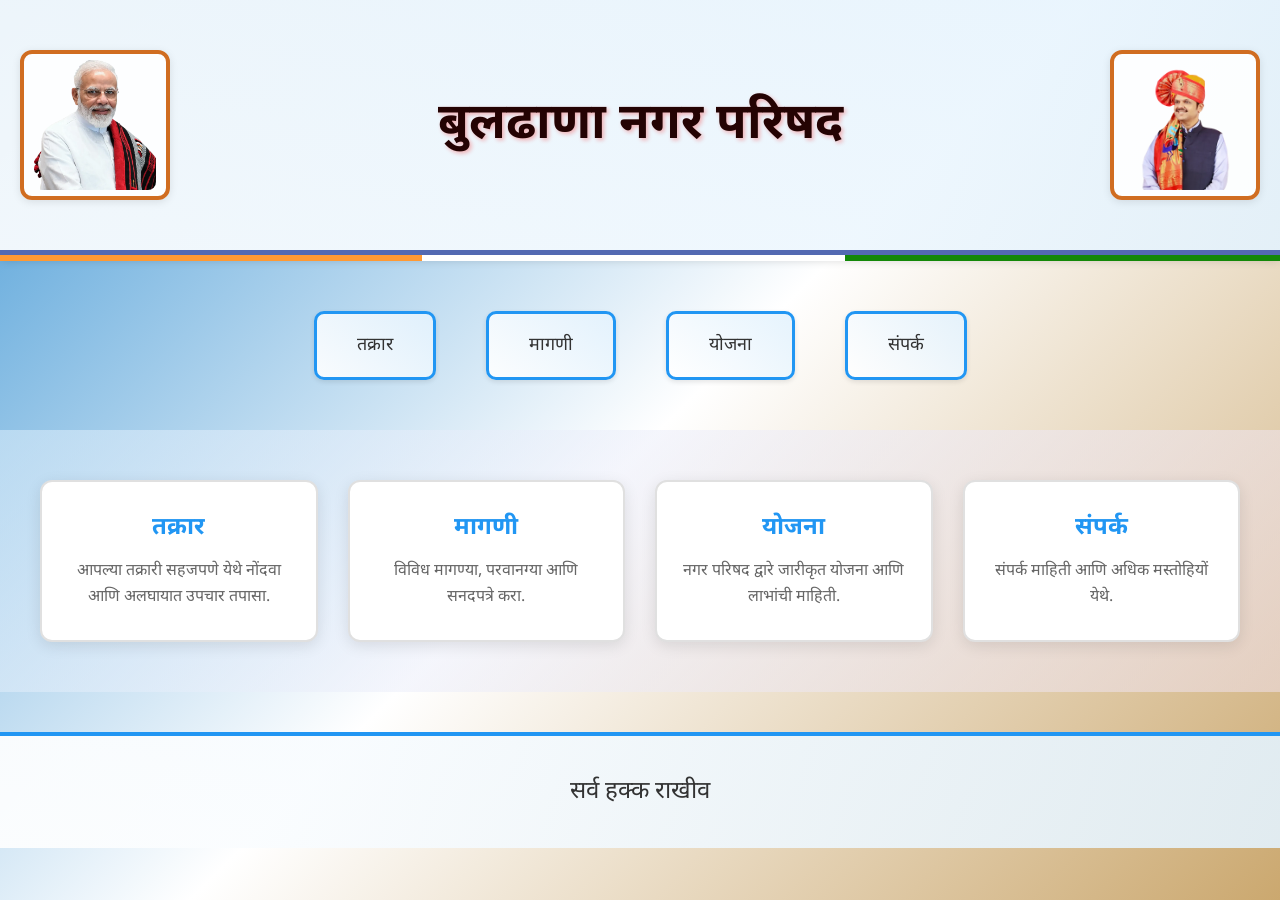
<file: index.html>
<!DOCTYPE html>
<html lang="hi">
<head>
    <meta charset="UTF-8">
    <meta name="viewport" content="width=device-width, initial-scale=1.0">
    <title>बुलढाणा नगर परिषद</title>
    <link rel="stylesheet" href="style.css">
    <link rel="manifest" href="manifest.json">
    <meta name="theme-color" content="#2196f3">
    <!-- Marathi/Hindi Font -->
    <link href="https://fonts.googleapis.com/css2?family=Noto+Sans+Devanagari:wght@400;600;700&display=swap" rel="stylesheet">
    
    <style>
        body {
            font-family: 'Noto Sans Devanagari', Arial, sans-serif;
            text-align: center;
            margin: 0;
            padding: 0;
            background:  linear-gradient(135deg,#4599d5,#ffffff,#cba86f);
            background-size: cover;
            color: #333;
            animation: fadeIn 1.5s ease-in-out;
            min-height: 100vh;
            display: flex;
            flex-direction: column;
        }
        body{
    background: linear-gradient(135deg,#4599d5,#ffffff,#cba86f);
}

        @keyframes fadeIn {
            from { opacity: 0; }
            to { opacity: 1; }
        }

        header {
            display: flex;
            justify-content: space-between;
            align-items: center;
            padding: 50px 20px;
            border-bottom: 5px solid #5369b2; /* Blue border */
            background: linear-gradient(90deg, rgba(255, 255, 255, 0.9), rgba(227, 242, 253, 0.9)); /* Semi-transparent white to light blue for overlay */
            box-shadow: 0 4px 10px rgba(0,0,0,0.2);
            animation: slideDown 1s ease-out;
        }
        .flag-strip{
height:6px;
background:linear-gradient(to right,
#ff9933 33%,
white 33%,
white 66%,
#138808 66%);
}


        @keyframes slideDown {
            from { transform: translateY(-100px); opacity: 0; }
            to { transform: translateY(0); opacity: 1; }
        }

        .header-left, .header-right {
            border: 4px solid #2196f3; /* Blue border */
            padding: 15px;
            border-radius: 12px;
            background: rgba(255, 255, 255, 0.9); /* Semi-transparent white background */
            box-shadow: 0 2px 8px rgba(0,0,0,0.1);
            transition: transform 0.3s, box-shadow 0.3s;
            width: 250px;
            flex-shrink: 0;
        }

        .header-left:hover, .header-right:hover {
            transform: scale(1.05);
            box-shadow: 0 4px 15px rgba(33,150,243,0.3);
        }

       .header-left, .header-right {
    border: 4px solid #d06d21;
    padding: 10px;
    border-radius: 12px;
    background: rgba(255, 255, 255, 0.9);
    width: 150px;      /* same box size */
    height: 150px;
    display: flex;
    justify-content: center;
    align-items: center;
}

.header-left img, 
.header-right img {
    width: 130px;      /* same image size */
    height: 130px;
    object-fit: cover; /* image stretch होणार नाही */
    border-radius: 8px;
}
        .header-center {
            font-size: 50px;
            color: #240303; /* Red color for emphasis */
            font-weight: bold;
            text-shadow: 2px 2px 4px rgba(245, 12, 12, 0.3);
            animation: bounceIn 1.2s ease-out 0.5s both;
        }

        @keyframes bounceIn {
            0% { transform: scale(0.3); opacity: 0; }
            50% { transform: scale(1.05); }
            70% { transform: scale(0.9); }
            100% { transform: scale(1); opacity: 1; }
        }

        nav {
            margin: 50px 0;
            display: flex;
            justify-content: center;
            gap: 50px;
            flex-wrap: wrap;
            animation: fadeInUp 1s ease-out 0.8s both;
        }

        @keyframes fadeInUp {
            from { opacity: 0; transform: translateY(50px); }
            to { opacity: 1; transform: translateY(0); }
        }
        nav div{
    border:2px solid var(--primary);
    padding:20px 40px;
    border-radius:12px;
    background:white;
    transition:all 0.3s ease;
}

nav div:hover{
    background:linear-gradient(45deg,var(--secondary),var(--primary));
    color:white;
    transform:scale(1.08);
}

        nav div {
            border: 3px solid #2196f3; /* Blue border */
            padding: 20px 40px;
            font-size: 18px;
            cursor: pointer;
            user-select: none;
            background: linear-gradient(45deg, rgba(255, 255, 255, 0.9), rgba(227, 242, 253, 0.9)); /* Semi-transparent for overlay */
            border-radius: 10px;
            transition: all 0.3s ease;
            box-shadow: 0 2px 5px rgba(0,0,0,0.1);
            position: relative;
            overflow: hidden;
        }

        nav div::before {
            content: '';
            position: absolute;
            top: 0;
            left: -100%;
            width: 100%;
            height: 100%;
            background: linear-gradient(90deg, transparent, rgba(33,150,243,0.2), transparent);
            transition: left 0.5s;
        }

        nav div:hover::before {
            left: 100%;
        }

        nav div:hover {
            background: linear-gradient(45deg, #2196f3, #0d47a1);
            color: #ffffff;
            transform: translateY(-5px);
            box-shadow: 0 8px 20px rgba(33,150,243,0.4);
        }

        footer {
            border-top: 4px solid #2196f3; /* Blue border */
            padding: 40px;
            font-size: 24px;
            background: linear-gradient(90deg, rgba(255, 255, 255, 0.9), rgba(227, 242, 253, 0.9)); /* Semi-transparent for overlay */
            color: #333;
            animation: fadeIn 1s ease-out 1.5s both;
        }

        /* Responsive Design */
        @media (max-width: 768px) {
            header {
                flex-direction: row;
                padding: 15px 10px;
                align-items: center;
            }
          @media (max-width:768px){

.header-left, .header-right{
    width:70px;
    height:70px;
}

.header-left img,
.header-right img{
    width:60px;
    height:60px;
}

}
            .header-center {
                font-size: 24px;
                margin: 0 10px;
                flex: 1;
                word-break: break-word;
            }
            nav {
                gap: 15px;
                margin: 20px 5px;
            }
            nav div {
                padding: 12px 20px;
                font-size: 14px;
            }
            footer {
                font-size: 16px;
                padding: 15px 10px;
            }
        }

        @media (max-width: 480px) {
            header {
                padding: 10px 5px;
            }
            .header-left, .header-right {
                width: 60px;
                padding: 5px;
            }
            .header-center {
                font-size: 18px;
                margin: 0 5px;
            }
            nav div {
                padding: 10px 15px;
                font-size: 13px;
            }
            footer {
                font-size: 14px;
            }
        }



        @media (max-width:768px){

nav{
    display:flex;
    flex-wrap:wrap;
    gap:10px;
}

nav div{
    width:45%;      /* 2 boxes in one row */
    padding:12px 10px;
    font-size:14px;
}

}


@media (max-width:768px){

nav{
    display:grid;
    grid-template-columns: 1fr 1fr; /* 2 column */
    gap:10px;
    margin:20px;
}

nav div{
    width:100px;
    padding:12px;
    font-size:14px;
}

}
:root{
    --primary:#0d47a1;
    --secondary:#ff9933;
    --light:#f5f9ff;
    --dark:#1a1a1a;
}
.icons img{
width:50px;
margin:10px;
animation:float 3s infinite ease-in-out;
}

@keyframes float{
0%{transform:translateY(0)}
50%{transform:translateY(-10px)}
100%{transform:translateY(0)}
}
.banner img{
width:100%;
height:300px;
object-fit:cover;
border-bottom:4px solid #2196f3;
}

/* Services Section Styles */
.services-section {
    padding: 50px 20px;
    background: linear-gradient(135deg, rgba(227, 242, 253, 0.5), rgba(243, 229, 245, 0.5));
    animation: fadeInUp 1s ease-out 1s both;
}

.services-container {
    display: grid;
    grid-template-columns: repeat(auto-fit, minmax(250px, 1fr));
    gap: 30px;
    max-width: 1200px;
    margin: 0 auto;
    padding: 0 20px;
}

.service-card {
    background: white;
    padding: 30px 25px;
    border-radius: 12px;
    box-shadow: 0 4px 15px rgba(0, 0, 0, 0.1);
    transition: all 0.3s ease;
    cursor: pointer;
    border: 2px solid #e0e0e0;
    animation: slideUp 0.6s ease-out both;
}

.service-card:nth-child(1) { animation-delay: 0.1s; }
.service-card:nth-child(2) { animation-delay: 0.2s; }
.service-card:nth-child(3) { animation-delay: 0.3s; }
.service-card:nth-child(4) { animation-delay: 0.4s; }

@keyframes slideUp {
    from {
        opacity: 0;
        transform: translateY(30px);
    }
    to {
        opacity: 1;
        transform: translateY(0);
    }
}

.service-card:hover {
    transform: translateY(-10px);
    box-shadow: 0 12px 25px rgba(33, 150, 243, 0.25);
    border-color: #2196f3;
    background: linear-gradient(135deg, rgba(227, 242, 253, 0.3), rgba(255, 255, 255, 1));
}

.service-card h3 {
    color: #2196f3;
    font-size: 24px;
    margin: 0 0 15px 0;
    font-weight: 700;
}

.service-card p {
    color: #666;
    font-size: 16px;
    line-height: 1.6;
    margin: 0;
    text-align: center;
}

@media (max-width: 768px) {
    .services-container {
        grid-template-columns: repeat(2, 1fr);
        gap: 20px;
    }
    .service-card {
        padding: 20px 15px;
    }
    .service-card h3 {
        font-size: 18px;
    }
    .service-card p {
        font-size: 14px;
    }
}

@media (max-width: 480px) {
    .services-section {
        padding: 30px 10px;
    }
    .services-container {
        grid-template-columns: 1fr;
        gap: 15px;
    }
    .service-card {
        padding: 15px 10px;
    }
}

/* Add to Home Screen floating install button */
#a2hs-button {
  position: fixed;
  right: 18px;
  bottom: 20px;
  z-index: 1000;
  display: none;
  align-items: center;
  justify-content: center;
  width: 56px;
  height: 56px;
  border-radius: 50%;
  border: none;
  background: #2196f3;
  color: #fff;
  font-size: 18px;
  cursor: pointer;
  box-shadow: 0 5px 16px rgba(0, 0, 0, 0.3);
  transition: transform 0.2s ease, opacity 0.2s ease;
}
#a2hs-button:hover { transform: scale(1.05); }
#a2hs-button span { display: none; }

@media (max-width:768px) {
  #a2hs-button { display: none; }
  #a2hs-button.show { display: flex; }
}

.install-toast {
  position: fixed;
  left: 12px;
  right: 12px;
  bottom: 16px;
  z-index: 2000;
  background: #333;
  color: #fff;
  border-radius: 12px;
  padding: 14px 12px;
  box-shadow: 0 8px 24px rgba(0,0,0,0.3);
  display: none;
  align-items: center;
  justify-content: space-between;
  font-size: 14px;
  line-height: 1.2;
}

.install-toast.show {
  display: flex;
}

.install-toast .toast-actions {
  display: flex;
  gap: 6px;
  margin-left: 10px;
}

.install-toast button {
  border: none;
  background: #fff;
  color: #111;
  border-radius: 8px;
  padding: 6px 10px;
  font-weight: 600;
  cursor: pointer;
}

.install-toast button#install-dismiss {
  background: transparent;
  color: #fff;
  font-size: 18px;
  line-height: 1;
  padding: 0 6px;
}

    </style>
</head>

<meta name="viewport" content="width=device-width, initial-scale=1.0">
<body>

    <header>
        
</section>
        <div class="header-left">
            <img src="Narendra-Modi.webp" alt="Narendra Modi">
        </div>
        <div class="header-center">बुलढाणा नगर परिषद</div>
        <div class="header-right">
            <img src="DevendraFadnavis.webp" alt="Devendra Fadnavis">
        </div>
    </header>
    <div class="flag-strip"></div>

 <nav>
    <div onclick="openPage('takrar')">तक्रार</div>
    <div onclick="openPage('magni')">मागणी</div>
    <div onclick="openPage('yojna')">योजना</div>
    <div onclick="openPage('sampark')">संपर्क</div>
</nav>

<button id="a2hs-button" aria-label="Add to Home Screen" title="Add to Home Screen">+
  <span>Add to Home Screen</span>
</button>

<div id="install-toast" class="install-toast" aria-live="polite">
  <div>
    <strong>Install App</strong><br>
    साइट इंस्टॉल करा आणि जलद प्रवेश मिळवा
  </div>
  <div class="toast-actions">
    <button id="install-now">Install</button>
    <button id="install-dismiss" aria-label="Dismiss">✕</button>
  </div>
</div>

<!-- Services Section -->
<section class="services-section">
    <div class="services-container">
        <div class="service-card" >
            <h3>तक्रार</h3>
            <p>आपल्या तक्रारी सहजपणे येथे नोंदवा आणि अलघायात उपचार तपासा.</p>
        </div>
        <div class="service-card" >
            <h3>मागणी</h3>
            <p>विविध मागण्या, परवानग्या आणि सनदपत्रे करा.</p>
        </div>
        <div class="service-card" >
            <h3>योजना</h3>
            <p>नगर परिषद द्वारे जारीकृत योजना आणि लाभांची माहिती.</p>
        </div>
        <div class="service-card" >
            <h3>संपर्क</h3>
            <p>संपर्क माहिती आणि अधिक मस्तोहियों येथे.</p>
        </div>
    </div>
</section>

    <script>
        function openPage(pageName) {
            window.location.href = pageName + ".html";
        }

        // PWA install prompt handling
        const a2hsButton = document.getElementById('a2hs-button');
        const installToast = document.getElementById('install-toast');
        const installNow = document.getElementById('install-now');
        const installDismiss = document.getElementById('install-dismiss');
        let deferredInstallPrompt = null;

        window.addEventListener('beforeinstallprompt', (event) => {
            event.preventDefault();
            deferredInstallPrompt = event;
            showInstallUI();
        });

        function showInstallUI() {
            if (!deferredInstallPrompt) return;
            a2hsButton.classList.add('show');
            installToast.classList.add('show');
        }

        function hideInstallUI() {
            installToast.classList.remove('show');
            a2hsButton.classList.remove('show');
        }

        async function promptInstall() {
            if (!deferredInstallPrompt) return;
            deferredInstallPrompt.prompt();
            const { outcome } = await deferredInstallPrompt.userChoice;
            console.log('Install choice:', outcome);
            deferredInstallPrompt = null;
            hideInstallUI();
        }

        installNow.addEventListener('click', promptInstall);
        installDismiss.addEventListener('click', hideInstallUI);
        a2hsButton.addEventListener('click', promptInstall);

        window.addEventListener('appinstalled', () => {
            console.log('PWA installed');
            hideInstallUI();
        });

        // Service worker registration
        if ('serviceWorker' in navigator) {
            navigator.serviceWorker.register('./sw.js')
                .then((registration) => {
                    console.log('Service Worker registered:', registration.scope);
                })
                .catch((error) => {
                    console.error('Service Worker registration failed:', error);
                });
        }
    </script>
    
    <footer>
       
        सर्व हक्क राखीव 
    </footer>

</body>
</html>
</file>
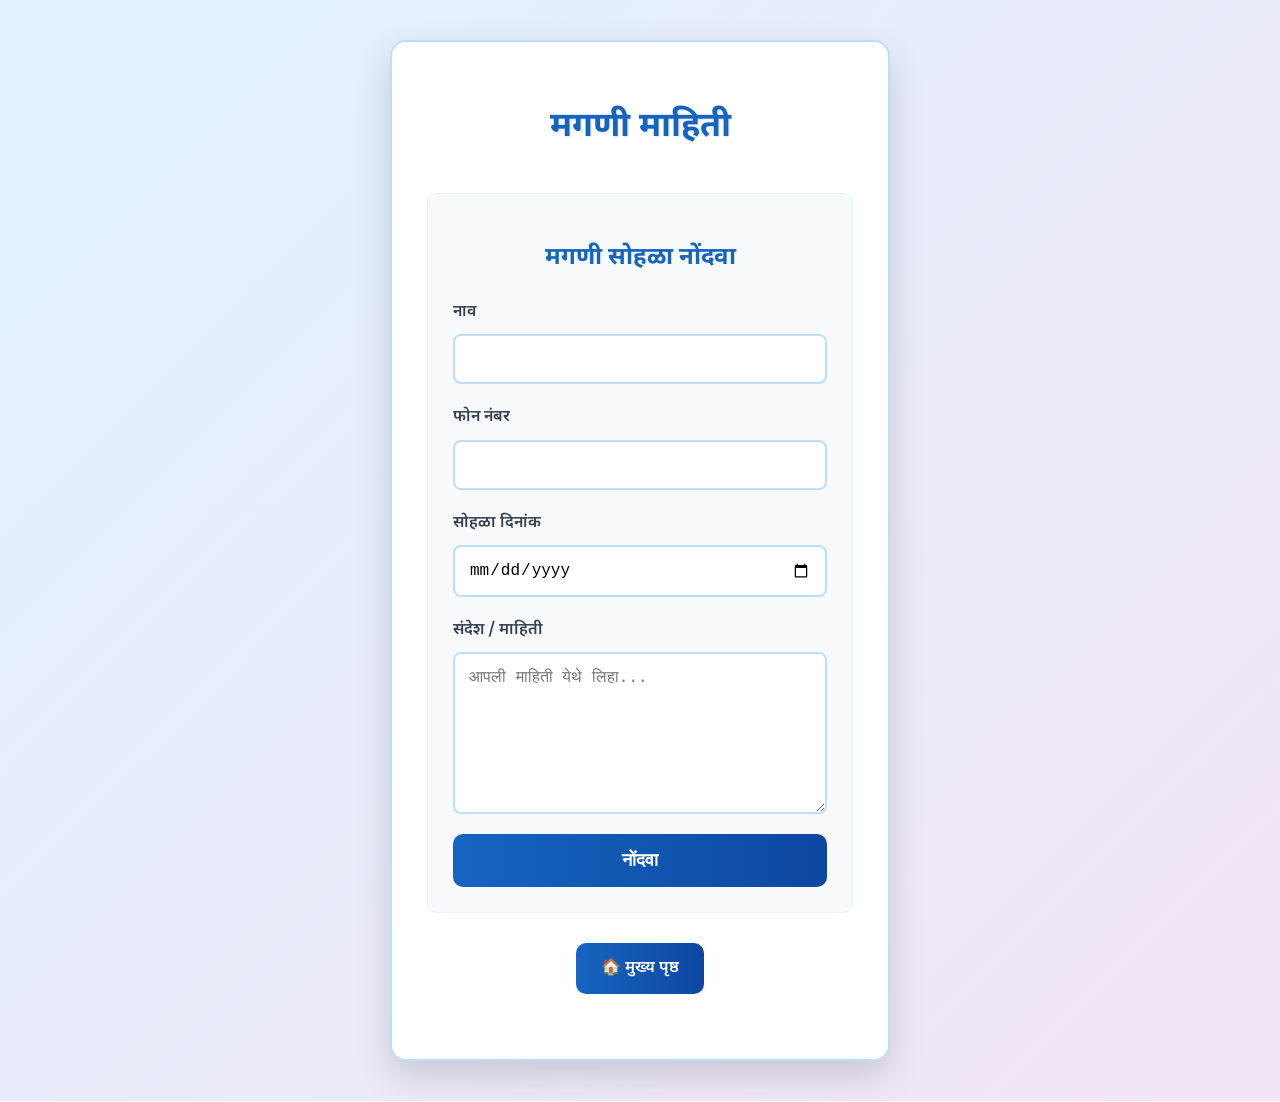
<file: magni.html>
<!DOCTYPE html>
<html lang="mr">
<head>
  <meta charset="UTF-8">
  <meta name="viewport" content="width=device-width, initial-scale=1.0">
  <title>मगणी माहिती - खामगांव नगर परिषद</title>

  <!-- Marathi Font -->
  <link href="https://fonts.googleapis.com/css2?family=Noto+Sans+Devanagari:wght@400;600;700&display=swap" rel="stylesheet">

  <style>
    body {
      font-family: 'Noto Sans Devanagari', sans-serif;
      margin: 0;
      padding: 0;
      background: linear-gradient(135deg, #e0f2fe, #f3e5f5); /* Light blue to light purple gradient background */
      color: #333;
      line-height: 1.7;
    }

    .content {
      max-width: 500px;
      width: 100%;
      margin: 40px auto;
      padding: 35px;
      background-color: #ffffff;
      border-radius: 16px;
      box-shadow: 0 15px 35px rgba(0,0,0,0.15);
      border: 2px solid #bbdefb; /* Light blue border */
      box-sizing: border-box;
    }

    h1 {
      text-align: center;
      color: #1565c0; /* Deep blue color for a fresh theme */
      font-size: 34px;
      margin-bottom: 15px;
      text-shadow: 1px 1px 2px rgba(0,0,0,0.1);
    }

    p {
      text-align: justify;
      font-size: 18px;
      margin-bottom: 25px;
      color: #424242;
    }

    form {
      display: flex;
      flex-direction: column;
      margin-top: 35px;
      background: #f8f9fa; /* Light gray background for form */
      padding: 25px;
      border-radius: 10px;
      border: 1px solid #e3f2fd;
    }

    h2 {
      color: #1565c0;
      font-size: 24px;
      margin-bottom: 20px;
      text-align: center;
    }

    label {
      margin-bottom: 8px;
      font-weight: 600;
      color: #374151;
      font-size: 16px;
    }

    input, textarea {
      padding: 14px;
      margin-bottom: 20px;
      border: 2px solid #bbdefb;
      border-radius: 8px;
      font-size: 16px;
      transition: border-color 0.3s, box-shadow 0.3s;
    }

    input:focus, textarea:focus {
      outline: none;
      border-color: #1565c0;
      box-shadow: 0 0 0 3px rgba(21,101,192,0.2);
    }

    textarea {
      resize: vertical;
      min-height: 130px;
    }

    button {
      padding: 16px;
      background: linear-gradient(to right, #1565c0, #0d47a1); /* Blue gradient */
      color: #fff;
      border: none;
      border-radius: 10px;
      font-size: 18px;
      font-weight: 600;
      cursor: pointer;
      transition: transform 0.2s, box-shadow 0.3s;
    }

    button:hover {
      transform: translateY(-3px);
      box-shadow: 0 8px 20px rgba(21,101,192,0.4);
    }

    /* Print Styles */
    @media print {
      body {
        background: white;
      }
      .nav-buttons {
        display: none;
      }
      .print-btn {
        display: none;
      }
    }

    /* Navigation Buttons */
    .nav-buttons {
      display: flex;
      justify-content: center;
      gap: 15px;
      margin: 30px 0;
      flex-wrap: wrap;
      animation: fadeInUp 1s ease-out 1.2s both;
    }

    @keyframes fadeInUp {
      from { opacity: 0; transform: translateY(30px); }
      to { opacity: 1; transform: translateY(0); }
    }

    .nav-buttons a, .print-btn {
      padding: 12px 25px;
      background: linear-gradient(to right, #1565c0, #0d47a1);
      color: white;
      text-decoration: none;
      border: none;
      border-radius: 10px;
      cursor: pointer;
      font-size: 16px;
      font-weight: 600;
      transition: transform 0.2s, box-shadow 0.3s;
    }

    .nav-buttons a:hover, .print-btn:hover {
      transform: translateY(-3px);
      box-shadow: 0 8px 20px rgba(21,101,192,0.4);
    }

    .maghani-info {
      margin-top: 35px;
      background: linear-gradient(135deg, #e3f2fd, #f3e5f5); /* Matching gradient */
      padding: 25px;
      border-radius: 12px;
      border: 1px solid #bbdefb;
    }

    .maghani-info p {
      text-align: justify;
      margin: 10px 0;
      font-size: 16px;
      color: #424242;
    }

    .footer {
      text-align: center;
      padding: 15px;
      background-color: #ffffff;
      border-top: 3px solid #1565c0; /* Blue border */
      margin-top: 40px;
      font-size: 14px;
      color: #555;
      box-shadow: 0 -2px 10px rgba(0,0,0,0.1);
    }

    @media (max-width: 768px) {
      .content {
        margin: 20px;
        padding: 25px;
      }
      h1 {
        font-size: 28px;
      }
      form {
        padding: 20px;
      }
    }
  </style>
</head>

<body>

  <main class="content">
    <h1>मगणी माहिती</h1>



    <!-- Optional Form for Maghani Event Submission -->
    <form action="#" method="post">
      <h2>मगणी सोहळा नोंदवा</h2>

      <label for="name">नाव</label>
      <input type="text" id="name" name="name" required>

      <label for="phone">फोन नंबर</label>
      <input type="tel" id="phone" name="phone">

      <label for="event-date">सोहळा दिनांक</label>
      <input type="date" id="event-date" name="event-date" required>

      <label for="message">संदेश / माहिती</label>
      <textarea id="message" name="message" placeholder="आपली माहिती येथे लिहा..."></textarea>

      <button type="submit">नोंदवा</button>
    </form>

    <!-- Print and Navigation Buttons -->
    <div class="nav-buttons">
     
      <a href="index.html">🏠 मुख्य पृष्ठ</a>
    </div>

  </main>



</body>
</html>
</file>
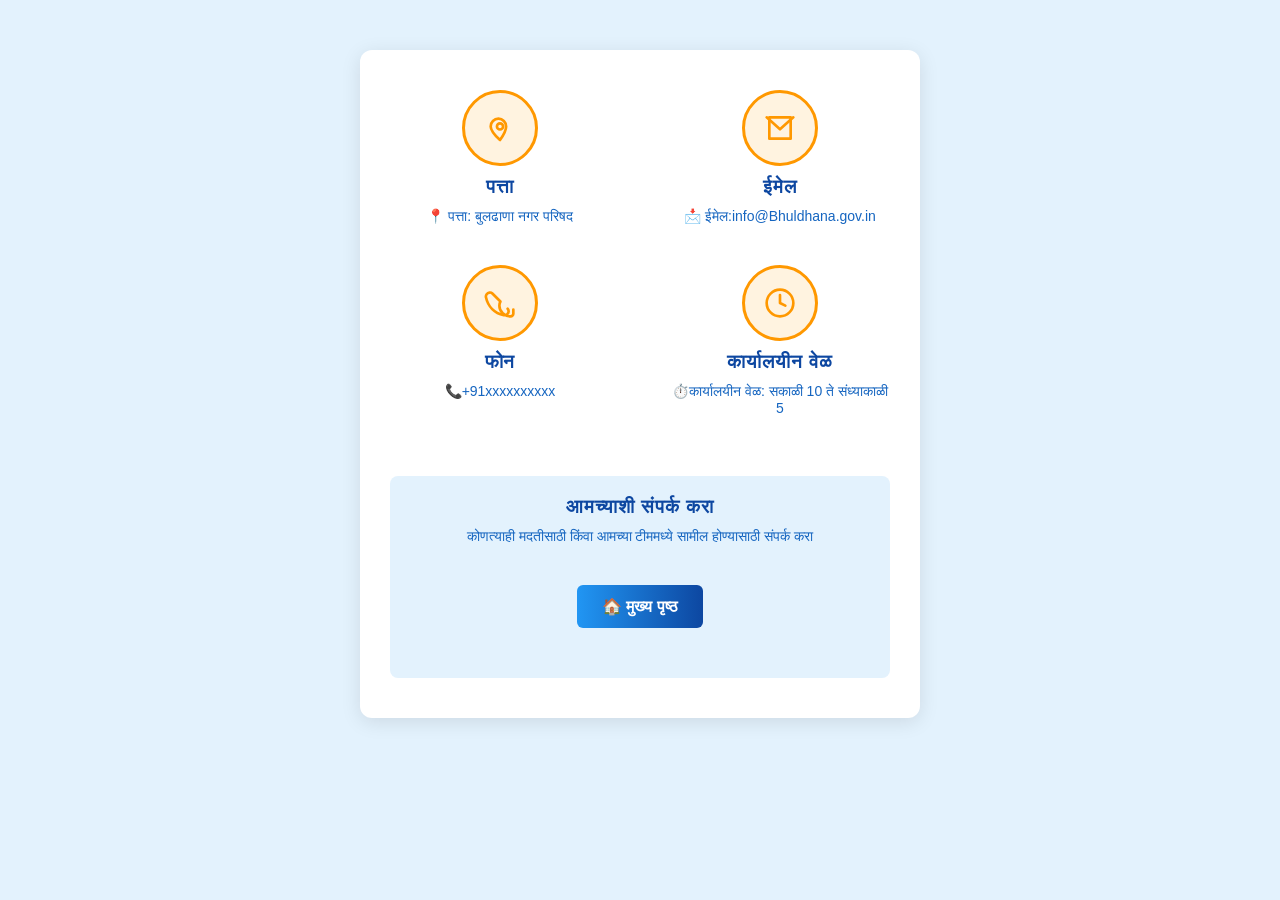
<file: sampark.html>
<!DOCTYPE html>
<html lang="mr">
<head>
<meta charset="UTF-8" />
<meta name="viewport" content="width=device-width, initial-scale=1" />
<title>संपर्क पृष्ठ</title>
<style>
  body {
    margin: 0;
    font-family: "Segoe UI", Tahoma, Geneva, Verdana, sans-serif;
    background-color: #e3f2fd; /* Light blue background */
    color: #0d47a1; /* Dark blue text */
  }
  .contact-container {
    background-color: #ffffff; /* White container */
    max-width: 500px;
    margin: 50px auto;
    border-radius: 12px;
    padding: 40px 30px;
    display: grid;
    grid-template-columns: repeat(2, 1fr);
    gap: 40px 60px;
    text-align: center;
    box-shadow: 0 4px 20px rgba(0,0,0,0.1); /* Subtle shadow */
  }
  .contact-item {
    display: flex;
    flex-direction: column;
    align-items: center;
    gap: 10px;
  }
  .icon-circle {
    border: 3px solid #ff9800; /* Orange border */
    border-radius: 50%;
    width: 70px;
    height: 70px;
    display: flex;
    justify-content: center;
    align-items: center;
    background-color: #fff3e0; /* Light orange background */
  }
  .icon-circle svg {
    stroke: #ff9800; /* Orange stroke */
    width: 32px;
    height: 32px;
  }
  h3 {
    margin: 0;
    font-weight: 700;
    color: #0d47a1; /* Dark blue headings */
    letter-spacing: 0.05em;
  }
  p {
    margin: 0;
    font-weight: 400;
    font-size: 14px;
    color: #1565c0; /* Medium blue text */
  }
  /* Make the last item span both columns on wide screens */
  .contact-item.contact-us {
    grid-column: span 2;
    margin-top: 20px;
    background-color: #e3f2fd; /* Light blue background for emphasis */
    padding: 20px;
    border-radius: 8px;
  }
   /* Navigation Buttons */
    .nav-buttons {
      display: flex;
      justify-content: center;
      gap: 15px;
      margin: 30px 0;
      flex-wrap: wrap;
      animation: fadeInUp 1s ease-out 1.2s both;
    }

    .nav-buttons a, .print-btn {
      padding: 12px 25px;
      background: linear-gradient(to right, #2196f3, #0d47a1);
      color: white;
      text-decoration: none;
      border: none;
      border-radius: 6px;
      cursor: pointer;
      font-size: 16px;
      font-weight: 600;
      transition: transform 0.2s, box-shadow 0.3s;
    }

    .nav-buttons a:hover, .print-btn:hover {
      transform: translateY(-2px);
      box-shadow: 0 6px 15px rgba(33,150,243,0.4);
    }

</style>
</head>
<body>
  <div class="contact-container">
    <div class="contact-item">
      <div class="icon-circle" aria-label="पत्ता">
        <svg fill="none" stroke-width="2" stroke-linecap="round" stroke-linejoin="round" viewBox="0 0 24 24" stroke="currentColor" xmlns="http://www.w3.org/2000/svg">
          <path d="M12 21C12 21 5 14.5 5 10.8C5 7.6 7.6 5 10.8 5C14 5 16.6 7.6 16.6 10.8C16.6 14.5 12 21 12 21Z"/>
          <circle cx="12" cy="10.8" r="2.3"/>
        </svg>
      </div>
      <h3>पत्ता</h3>
      <p>📍 पत्ता: बुलढाणा नगर परिषद </p>
      
    </div>

    <div class="contact-item">
      <div class="icon-circle" aria-label="ईमेल">
        <svg fill="none" stroke-width="2" stroke-linecap="round" stroke-linejoin="round" viewBox="0 0 24 24" stroke="currentColor" xmlns="http://www.w3.org/2000/svg">
          <path d="M4 4H20V20H4V4Z" />
          <path d="M22 4L12 13L2 4" />
        </svg>
      </div>
      <h3>ईमेल</h3>
      <p> 📩 ईमेल:info@Bhuldhana.gov.in </p>
    </div>

    <div class="contact-item">
      <div class="icon-circle" aria-label="फोन">
        <svg fill="none" stroke-width="2" stroke-linecap="round" stroke-linejoin="round" viewBox="0 0 24 24" stroke="currentColor" xmlns="http://www.w3.org/2000/svg">
          <path d="M22 16.92V20C22 20.5304 21.7893 21.0391 21.4142 21.4142C21.0391 21.7893 20.5304 22 20 22C15.4772 22 11.5228 18.5228 11.5228 14C11.5228 12.8895 11.8074 11.8247 12.3225 10.885L6.29 4.85253C5.74014 4.30267 4.91124 4.05859 4.07247 4.17767C3.2337 4.29674 2.48342 4.76403 1.98984 5.44089C1.49626 6.11774 1.30743 6.9338 1.46244 7.7268C2.95048 14.6459 7.95404 19.6485 14.8721 21.1365C15.6651 21.2915 16.4811 21.1027 17.158 20.6091C17.8349 20.1155 18.3022 19.3652 18.4213 18.5265C18.5403 17.6877 18.2963 16.8588 17.7465 16.309"/>
        </svg>
      </div>
      <h3>फोन</h3>
      <p> 📞+91xxxxxxxxxx</p>
    </div>

    <div class="contact-item">
      <div class="icon-circle" aria-label="कार्यालयीन वेळ">
        <svg fill="none" stroke-width="2" stroke-linecap="round" stroke-linejoin="round" viewBox="0 0 24 24" stroke="currentColor" xmlns="http://www.w3.org/2000/svg">
          <circle cx="12" cy="12" r="10"/>
          <polyline points="12,6 12,12 16,14"/>
        </svg>
      </div>
      <h3>कार्यालयीन वेळ</h3>
      <p>⏱️कार्यालयीन वेळ: सकाळी 10 ते संध्याकाळी 5</p>
    </div>

    <div class="contact-item contact-us">
      <h3>आमच्याशी संपर्क करा</h3>
      <p>कोणत्याही मदतीसाठी किंवा आमच्या टीममध्ये सामील होण्यासाठी संपर्क करा</p>
         
    <div class="nav-buttons">
      
      <a href="index.html">🏠 मुख्य पृष्ठ</a>
      
    </div>
     
    </div>
    </div>
    
  </div>
  
</body>
</html>
</file>
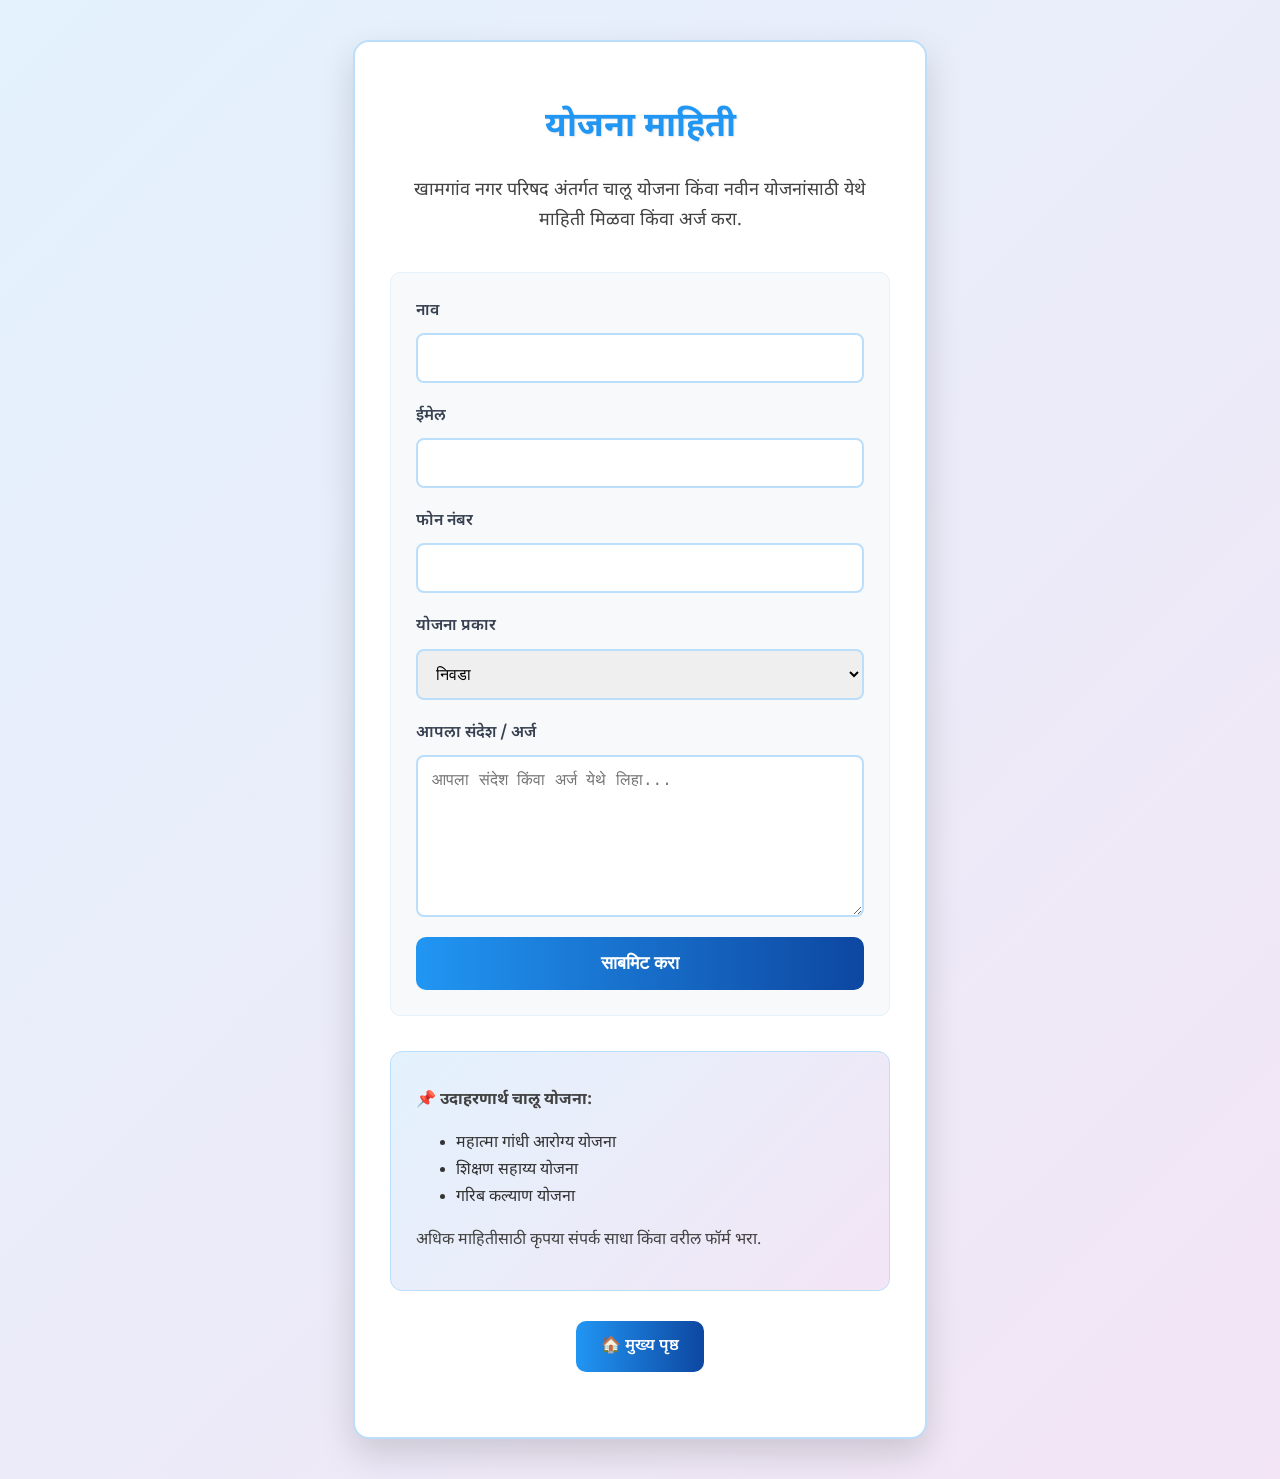
<file: yojna.html>
<!DOCTYPE html>
<html lang="mr">
<head>
  <meta charset="UTF-8">
  <meta name="viewport" content="width=device-width, initial-scale=1.0">
  <title>योजना माहिती - खामगांव नगर परिषद</title>

  <!-- Marathi Font -->
  <link href="https://fonts.googleapis.com/css2?family=Noto+Sans+Devanagari:wght@400;600;700&display=swap" rel="stylesheet">

  <style>
    body {
      font-family: 'Noto Sans Devanagari', sans-serif;
      margin: 0;
      padding: 0;
      background: linear-gradient(135deg, #e3f2fd, #f3e5f5); /* Light blue to light purple gradient */
      color: #333;
      line-height: 1.7;
      animation: fadeIn 1s ease-in-out;
    }

    @keyframes fadeIn {
      from { opacity: 0; transform: translateY(20px); }
      to { opacity: 1; transform: translateY(0); }
    }

    .content {
      max-width: 500px;
      margin: 40px auto;
      padding: 35px;
      background-color: #ffffff;
      border-radius: 16px;
      box-shadow: 0 15px 35px rgba(0,0,0,0.15);
      border: 2px solid #bbdefb; /* Light blue border */
      animation: slideIn 0.8s ease-out;
    }

    @keyframes slideIn {
      from { transform: translateX(-50px); opacity: 0; }
      to { transform: translateX(0); opacity: 1; }
    }

    h1 {
      text-align: center;
      color: #2196f3; /* Blue color for schemes */
      font-size: 34px;
      margin-bottom: 15px;
      text-shadow: 1px 1px 2px rgba(0,0,0,0.1);
      animation: bounceIn 1s ease-out;
    }

    @keyframes bounceIn {
      0% { transform: scale(0.3); opacity: 0; }
      50% { transform: scale(1.05); }
      70% { transform: scale(0.9); }
      100% { transform: scale(1); opacity: 1; }
    }

    p {
      text-align: center;
      font-size: 18px;
      margin-bottom: 35px;
      color: #424242;
      animation: fadeInUp 1s ease-out 0.2s both;
    }

    @keyframes fadeInUp {
      from { opacity: 0; transform: translateY(30px); }
      to { opacity: 1; transform: translateY(0); }
    }

    form {
      display: flex;
      flex-direction: column;
      background: #f8f9fa; /* Light gray background for form */
      padding: 25px;
      border-radius: 10px;
      border: 1px solid #e3f2fd;
      animation: fadeInUp 1s ease-out 0.4s both;
    }

    label {
      margin-bottom: 8px;
      font-weight: 600;
      color: #374151;
      font-size: 16px;
      transition: color 0.3s;
    }

    input, select, textarea {
      padding: 14px;
      margin-bottom: 20px;
      border: 2px solid #bbdefb;
      border-radius: 8px;
      font-size: 16px;
      transition: border-color 0.3s, box-shadow 0.3s, transform 0.2s;
    }

    input:focus, select:focus, textarea:focus {
      outline: none;
      border-color: #2196f3;
      box-shadow: 0 0 0 3px rgba(33,150,243,0.2);
      transform: scale(1.02);
    }

    textarea {
      resize: vertical;
      min-height: 130px;
    }

    button {
      padding: 16px;
      background: linear-gradient(to right, #2196f3, #0d47a1); /* Blue gradient */
      color: #fff;
      border: none;
      border-radius: 10px;
      font-size: 18px;
      font-weight: 600;
      cursor: pointer;
      transition: transform 0.2s, box-shadow 0.3s, background 0.3s;
      animation: pulse 2s infinite;
    }

    @keyframes pulse {
      0% { box-shadow: 0 0 0 0 rgba(33,150,243,0.7); }
      70% { box-shadow: 0 0 0 10px rgba(33,150,243,0); }
      100% { box-shadow: 0 0 0 0 rgba(33,150,243,0); }
    }

    button:hover {
      transform: translateY(-3px);
      box-shadow: 0 8px 20px rgba(33,150,243,0.4);
      background: linear-gradient(to right, #0d47a1, #2196f3);
    }

    .scheme-info {
      margin-top: 35px;
      background: linear-gradient(135deg, #e3f2fd, #f3e5f5); /* Matching gradient */
      padding: 25px;
      border-radius: 12px;
      border: 1px solid #bbdefb;
      animation: fadeInUp 1s ease-out 0.6s both;
    }

    .scheme-info p {
      text-align: left;
      margin: 10px 0;
      font-size: 16px;
      color: #424242;
    }

    .scheme-info ul {
      animation: fadeInUp 1s ease-out 0.8s both;
    }

    /* Print Styles */
    @media print {
      body {
        background: white;
      }
      .nav-buttons {
        display: none;
      }
      .print-btn {
        display: none;
      }
    }

    /* Navigation Buttons */
    .nav-buttons {
      display: flex;
      justify-content: center;
      gap: 15px;
      margin: 30px 0;
      flex-wrap: wrap;
      animation: fadeInUp 1s ease-out 1.2s both;
    }

    .nav-buttons a, .print-btn {
      padding: 12px 25px;
      background: linear-gradient(to right, #2196f3, #0d47a1);
      color: white;
      text-decoration: none;
      border: none;
      border-radius: 10px;
      cursor: pointer;
      font-size: 16px;
      font-weight: 600;
      transition: transform 0.2s, box-shadow 0.3s;
    }

    .nav-buttons a:hover, .print-btn:hover {
      transform: translateY(-3px);
      box-shadow: 0 8px 20px rgba(33,150,243,0.4);
    }

    .footer {
      text-align: center;
      padding: 15px;
      background-color: #ffffff;
      border-top: 3px solid #2196f3; /* Blue border */
      margin-top: 40px;
      font-size: 14px;
      color: #555;
      box-shadow: 0 -2px 10px rgba(0,0,0,0.1);
      animation: fadeIn 1s ease-out 1s both;
    }

    @media (max-width: 768px) {
      .content {
        margin: 20px;
        padding: 25px;
      }
      h1 {
        font-size: 28px;
      }
      form {
        padding: 20px;
      }
    }
  </style>
</head>

<body>

  <main class="content">
    <h1>योजना माहिती</h1>
    <p>खामगांव नगर परिषद अंतर्गत चालू योजना किंवा नवीन योजनांसाठी येथे माहिती मिळवा किंवा अर्ज करा.</p>

    <form action="#" method="post">
      <label for="name">नाव</label>
      <input type="text" id="name" name="name" required>

      <label for="email">ईमेल</label>
      <input type="email" id="email" name="email">

      <label for="phone">फोन नंबर</label>
      <input type="tel" id="phone" name="phone">

      <label for="scheme-type">योजना प्रकार</label>
      <select id="scheme-type" name="scheme-type" required>
        <option value="">निवडा</option>
        <option value="health">आरोग्य योजना</option>
        <option value="education">शिक्षण योजना</option>
        <option value="welfare">कल्याण योजना</option>
        <option value="other">इतर योजना</option>
      </select>

      <label for="message">आपला संदेश / अर्ज</label>
      <textarea id="message" name="message" placeholder="आपला संदेश किंवा अर्ज येथे लिहा..." required></textarea>

      <button type="submit">साबमिट करा</button>
    </form>

    <!-- Scheme Info -->
    <div class="scheme-info">
      <p><strong>📌 उदाहरणार्थ चालू योजना:</strong></p>
      <ul>
        <li>महात्मा गांधी आरोग्य योजना</li>
        <li>शिक्षण सहाय्य योजना</li>
        <li>गरिब कल्याण योजना</li>
      </ul>
      <p>अधिक माहितीसाठी कृपया संपर्क साधा किंवा वरील फॉर्म भरा.</p>
    </div>

    <!-- Print and Navigation Buttons -->
    <div class="nav-buttons">
      
      <a href="index.html">🏠 मुख्य पृष्ठ</a>
     
    </div>

  </main>

</body>
</html>
</file>
<file: style.css>
body {
    font-family: Arial, sans-serif;
    text-align: center;
    margin: 0;
    padding: 0;
}

/* Header styles */
header {
    display: flex;
    justify-content: space-between;
    align-items: center;
    padding: 10px 20px;
    border-bottom: 1px solid black;
    background-color: rgb(154, 234, 234);
}

.header-left, .header-right {
    border: 10px solid black;
    padding: 10px 15px;
    width: 300px;
    box-sizing: border-box;
    background-color: rgb(232, 236, 239);
}

.header-center {
    flex-grow: 1;
    font-weight: bold;
    font-size: 54px;
    text-align: center;
}

/* Navigation container for the four boxes */
nav {
    margin: 40px 0;
    display: flex;
    justify-content: center;
    gap: 30px 60px;
    flex-wrap: wrap;
}

/* Individual nav item styles */
nav div {
    border: 1px solid rgb(30, 3, 3);
    padding: 20px 40px;
    font-size: 18px;
    cursor: pointer;
    user-select: none;
    background-color: rgb(208, 255, 127);
}

.menu-button {
    display: inline-block;
    padding: 10px 20px;
    background-color: #0683f1;
    color: white;
    text-decoration: none;
    border: none;
    border-radius: 5px;
    cursor: pointer;
    font-size: 16px;
}

.menu-button:hover {
    background-color: #0056b3;
}

/* Footer styles */
footer {
    border-top: 1px solid rgb(46, 3, 3);
    padding: 15px 0;
    font-size: 16px;
    margin-top: 40px;
    background-color: coral;
}


/* ================= MOBILE VIEW ================= */
@media screen and (max-width: 768px) {

    header {
        flex-direction: column;
        text-align: center;
    }

    .header-left,
    .header-right {
        width: 90%;
        margin: 5px 0;
        border-width: 5px;
    }

    .header-center {
        font-size: 28px;
        margin: 10px 0;
    }

    nav {
        flex-direction: column;
        gap: 15px;
        margin: 20px;
    }

    nav div {
        width: 90%;
        margin: auto;
        font-size: 16px;
        padding: 15px;
    }

    .menu-button {
        width: 90%;
        font-size: 14px;
    }

    footer {
        font-size: 14px;
        padding: 10px;
    }
}
</file>
